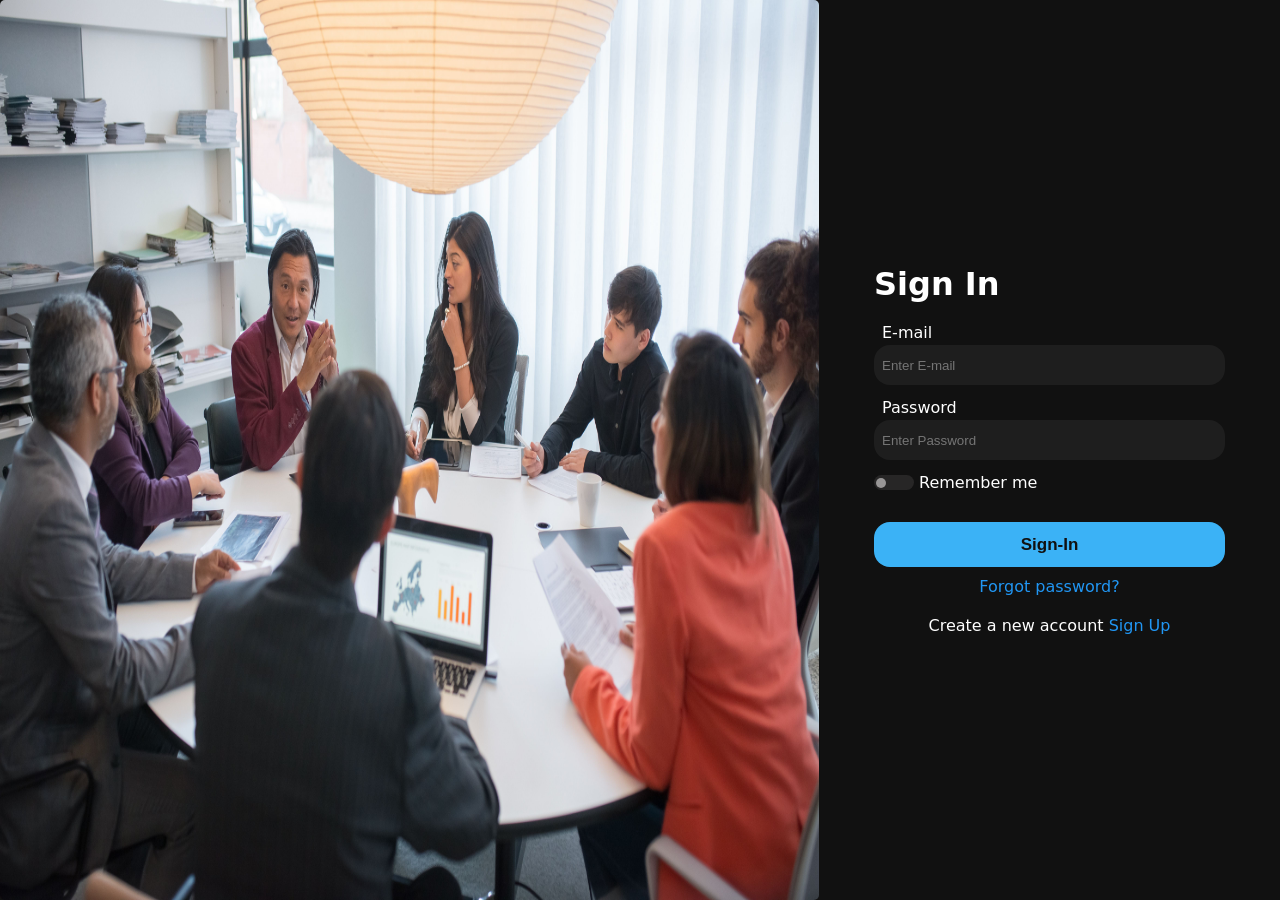
<file: signin.html>
<!DOCTYPE html>
<html lang="en">
<head>
    <link rel="stylesheet" href="assets/style/signinstyle.css">
    <meta charset="UTF-8">
    <meta name="viewport" content="width=device-width, initial-scale=1.0">
    <title>Sign In</title>
</head>

<body>
    <div class="container">
        <div class="side-image">
            <img src="assets/images/global_performance_summary.jpg" alt="group image">
        </div>
    
    <div class="form-side">
            <h1 class="signin-header">
                Sign In
            </h1>
    <form action="action_page.php" method="post">
        <label class="email-label" for="email">E-mail</label>
        <input type="email" placeholder="Enter E-mail" name="email" required>

       <label class="email-label" for="psw">Password</label>
        <input type="password" placeholder="Enter Password" name="psw" required>
        <div class="chk-box-wrapper">
            <label class="switch">
             <input type="checkbox">
             <div class="slider round"> </div>
            </label>
            <div class="rememberme">Remember me
            </div> 
        </div>
            <button type="submit"> Sign-In</button>
            <div class="forgot-password"><a href="#">Forgot password?</a> </div>
            <div class="signup"> Create a new account  <a href="signup.html">Sign Up</a> </div>
    </form>
        </div>
    </div>
</body>
</html>
</file>
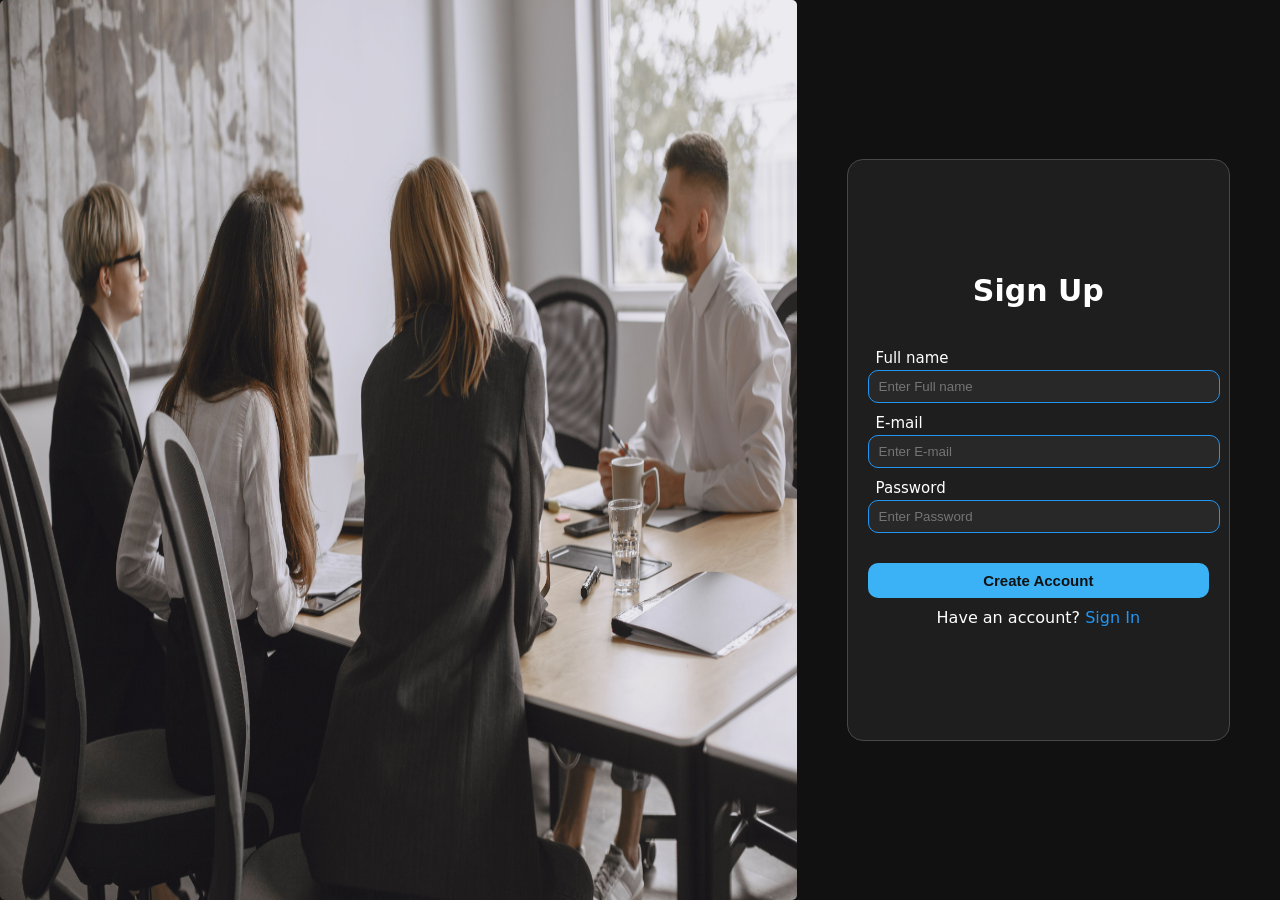
<file: signup.html>
<!DOCTYPE html>
<html lang="en">
<head>
    <link rel="stylesheet" href="assets/style/signupstyle.css">
    <meta charset="UTF-8">
    <meta name="viewport" content="width=device-width, initial-scale=1.0">
    <title>Sign Up</title>
</head>

<body>
    <div class="container">
        <div class="side-image">
            <img src="assets/images/recent_referrals.jpg" alt="group image">
        </div>
    
    <div class="form-side">
            <h1 class="signup-header">
                Sign Up
            </h1>
    <form action="action_page.php" method="post">
        <label class="email-label" for="fname">Full name</label>
        <input type="text" placeholder="Enter Full name" name="fname" required>

        <label class="email-label" for="email">E-mail</label>
        <input type="email" placeholder="Enter E-mail" name="email" required>

       <label class="email-label" for="psw">Password</label>
        <input type="password" placeholder="Enter Password" name="psw" required>
            <button type="submit"> Create Account</button>
            <div class="signin"> Have an account?  <a href="signin.html">Sign In</a> </div>
    </form>
        </div>
    </div>
</body>
</html>
</file>
<file: assets/style/signinstyle.css>
*{
   margin: 0;
   padding: 0; 
}

body{
    height: 100vh;
    width: 100vw;
    background-color:#111111;
    color: white;
    font-family: system-ui, -apple-system, "Segoe UI", Roboto, Helvetica, Arial, sans-serif;
}

.container{
    display: flex;
    flex-direction: row;
    height: 100%;
}

.signin-header{
    margin-bottom: 20px;
}

.side-image img {
    width: 100%;
    height: 100%;
    border-radius: 5px;
}

.side-image{
    display: flex;
    height: 100%;
    width: 70%;
}

.form-side{
    display: flex;
    flex-direction: column;
    width: 30%;
    margin: 35px;
    padding: 20px;
    justify-content: center;
}

input{
    display:inline-block;
    width: 100% ;
    background-color: #1e1e1e;
    border:#2196F3;
    color: #ffffff;
    padding: 8px;
    margin-bottom: 13px;
    margin-top: 3px;
    align-items: center;
    border-radius: 16px;
    max-width: 400px;
    height: 40px;
    box-sizing: border-box;
}

button{
    background-color: #3BB2F6;
    color: #111111;
    border: #3BB2F6;
    display: block;
    cursor: pointer;
    width: 100%;
    max-width: 400px;
    padding: 8px;
    border-radius: 16px;
    margin-bottom: 10px;
    font-weight: 600;
    font-size: 17px;
    height: 45px;
    align-items: center;
    box-sizing: border-box;
}

button:hover {
  opacity: 0.9;
}

a{
  text-decoration: solid;
  color: #2196F3;
}

.email-label{
  padding-left: 0.5rem;
  margin-bottom:1rem;
}

.forgot-password{
    text-align: center;
    margin-bottom: 20px;
}

.signup{
    text-align: center;
}

.switch {
  position: relative;
  display: inline-block;
  width: 40px;
  height: 15px;
}

.slider {
  position: absolute;
  cursor: pointer;
  top: 0;
  left: 0;
  right: 0;
  bottom: 0;
  background-color: #272626;
  -webkit-transition: .4s;
  transition: .4s;
}

.slider:before {
  position: absolute;
  content: "";
  height: 10px;
  width: 10px;
  left: 2px;
  bottom: 2px;
  background-color: rgb(152, 150, 150);
  -webkit-transition: .4s;
  transition: .4s;
}

input:checked + .slider {
  background-color: #0169c5;
  opacity: 100%;
}

input:focus + .slider {
  box-shadow: 0 0 5px #000000;
}

input:checked + .slider:before {
  -webkit-transform: translateX(26px);
  -ms-transform: translateX(26px);
  transform: translateX(26px);
}
.switch input {
  opacity: 0;
  width: 0;
  height: 0;
}

.slider.round {
  border-radius: 30px;
}

.slider.round:before {
  border-radius: 60%;
}

.rememberme{
  display: inline;
  max-height: 50px;
  margin-left: 5px;
  
}

.chk-box-wrapper{
  display: flex;
  align-items: center;
  margin-bottom: 30px;
}

@media (max-width: 1024px) {
  .container {
    flex-direction: column;
  }

  .side-image {
    width: 100%;
    height: 40vh;
  }

  .form-side {
    width: 100%;
    margin: 20px;
    padding: 15px;
  }

  input, button {
    max-width: 100%;
  }
}

@media (max-width: 768px) {
  body {
    font-size: 14px;
  }

  .container {
    flex-direction: column;
  }

  .side-image {
    display: none; 
  }

  .form-side {
    width: 100%;
    margin: 10px;
    padding: 10px;
  }

  .signin-header {
    text-align: center;
    font-size: 22px;
  }

  input, button {
    max-width: 100%;
    font-size: 15px;
  }

  .forgot-password, .signup {
    font-size: 13px;
  }
}

@media (max-width: 480px) {
  .signin-header {
    font-size: 18px;
  }

  input, button {
    height: 38px;
    font-size: 14px;
  }

  .chk-box-wrapper {
    flex-direction: column;
    align-items: flex-start;
  }

  .rememberme {
    margin-left: 0;
    margin-top: 5px;
  }
}
</file>
<file: assets/style/signupstyle.css>
*{
   margin: 0;
   padding: 0; 
}

body{
    height: 100vh;
    width: 100vw;
    background-color:#111111;
    color: white;
    font-family: system-ui, -apple-system, "Segoe UI", Roboto, Helvetica, Arial, sans-serif;
}

.container{
    display: flex;
    flex-direction: row;
    height: 100%;
    justify-content: center;
    align-items: center;
}

.signin-header{
    margin-bottom: 20px;
}

.side-image img {
    width: 100%;
    height: 100%;
    border-radius: 5px;
}

.side-image{
    display: flex;
    height: 100%;
    width: 70%;
}

.form-side{
    display: flex;
    flex-direction: column;
    width: 30%;
    margin: 50px;
    padding: 20px;
    justify-content: center;
    align-items: left;
    background-color: #1e1e1e;
    border:1px solid #484848;
    border-radius: 16px;
    height: 60%;
    position: relative;
}


input{
    display:block;
    align-items:center;
    width: 100% ;
    background-color: #292828;
    border:1px solid #2196F3;
    color: #ffffff;
    padding: 8px 10px;
    margin-top: 3px;
    margin-bottom: 10px;
    border-radius: 10px;
    max-width: 330px;
    height: 15px;
    
}

button{
    background-color: #3BB2F6;
    color: #111111;
    border: #3BB2F6;
    display: block;
    cursor: pointer;
    width: 100%;
    height: 35px;
    max-width: 350px;
    padding: 8px;
    border-radius: 10px;
    margin-top: 30px;
    margin-bottom: 10px;
    font-weight: 600;
    font-size: 15px;
    
}

button:hover {
  opacity: 0.9;
}

.email-label{
    padding-left: 0.5rem;
    margin-bottom: 10px;
    font-size: 15px;
}


a{
    color: #2196F3;
    text-decoration: solid;
}

.signin{
    text-align: center;
}

.signup-header{
    text-align: center;
    font-size: 30px;
    margin-bottom: 40px;
}


@media (max-width: 1024px) {
  .container {
    flex-direction: column;
  }

  .side-image {
    display: none; 
  }

  body {
    background: url("assets/images/recent_referrals.jpg") no-repeat center center;
    background-size: cover;
  }

  .form-side {
    width: 90%;
    margin: 20px auto;
    padding: 20px;
    background-color: rgba(30, 30, 30, 0.85); 
  }

  input, button {
    max-width: 100%;
  }
}

@media (max-width: 768px) {
  body {
    font-size: 14px;
    background: "assets/images/recent_referrals.jpg";
    background-size: cover;
  }

  .form-side {
    width: 95%;
    margin: 15px auto;
    padding: 15px;
    background-color: rgba(30, 30, 30, 0.85); 
  }

  .signup-header {
    font-size: 22px;
    text-align: center;
  }

  input, button {
    font-size: 15px;
    max-width: 100%;
  }

  .signin {
    font-size: 13px;
  }
}

@media (max-width: 480px) {
  .signup-header {
    font-size: 18px;
    padding: 20px;
    text-align: center;
  }

  input, button {
    height: 5px;
    font-size: 10px;
    width: 70%;
  }

  .form-side {
    padding: 10px;
    margin: 10px;
    width: 80%;
    background-color: rgba(30, 30, 30, 0.9);
  }
}
</file>
